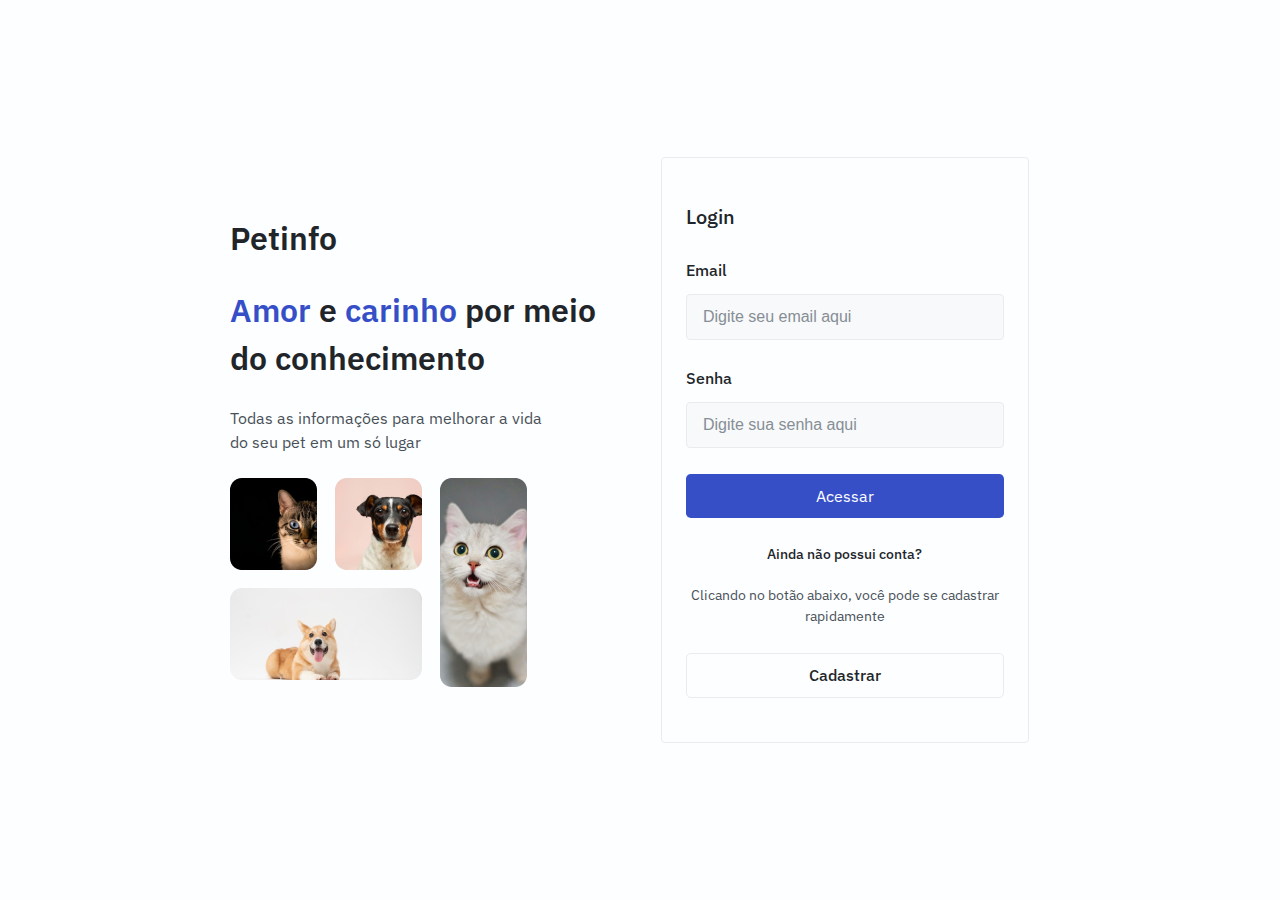
<file: index.html>
<!DOCTYPE html>
<html lang="pt-BR">
<head>
    <meta charset="UTF-8">
    <meta name="viewport" content="width=device-width, initial-scale=1.0">
    <title>Petinfo - Login</title>

    <!-- CSS -->
    <link rel="stylesheet" href="./src/styles/globalStyles.css">
    <link rel="stylesheet" href="./src/styles/index.css">

    <!-- SCRIPT JS -->
    <script type="module" src="./src/scripts/index.js" defer></script>
</head>
<body>
   <main>
    <section class="introduction">
        <div class="introduction__container">
            <h1 class="introduction__title">Petinfo</h1>
            <h1 class="introduction__subtitle"><span class="primary">Amor</span> e <span class="primary">carinho</span> por meio do conhecimento</h1>
            <p class="introduction__text">Todas as informações para melhorar a vida do seu pet em um só lugar</p>
            <div class="images-container reverse">
                <img src="./src/assets/log-1.png" alt="pet">
                <div class="box-right">
                    <div class="box-right__top">
                        <img src="./src/assets/log-2.png" alt="pet">
                        <img src="./src/assets/log-3.png" alt="pet">
                    </div>
                    <img src="./src/assets/log-4.png" alt="pet">
                </div>
            </div>
        </div>
    </section>
    <section class="login">
        <form class="login__form">
            <div class="login__header">
                <h2>Login</h2>
            </div>
            <div class="input-container">
                <label for="email">Email</label>
                <input type="email" id="email" placeholder="Digite seu email aqui">
            </div>
            <div class="input-container">
                <label for="password">Senha</label>
                <input type="password" id="password" placeholder="Digite sua senha aqui">
            </div>
            <button class="confirm__button">Acessar</button>
            <div class="signup-info">
                <h3>Ainda não possui conta?</h3>
                <p>Clicando no botão abaixo, você pode se cadastrar rapidamente</p>
            </div>
            <button class="redirect-edit__button">Cadastrar</button>
        </form>
    </section>
   </main>
</body>
</html>
</file>
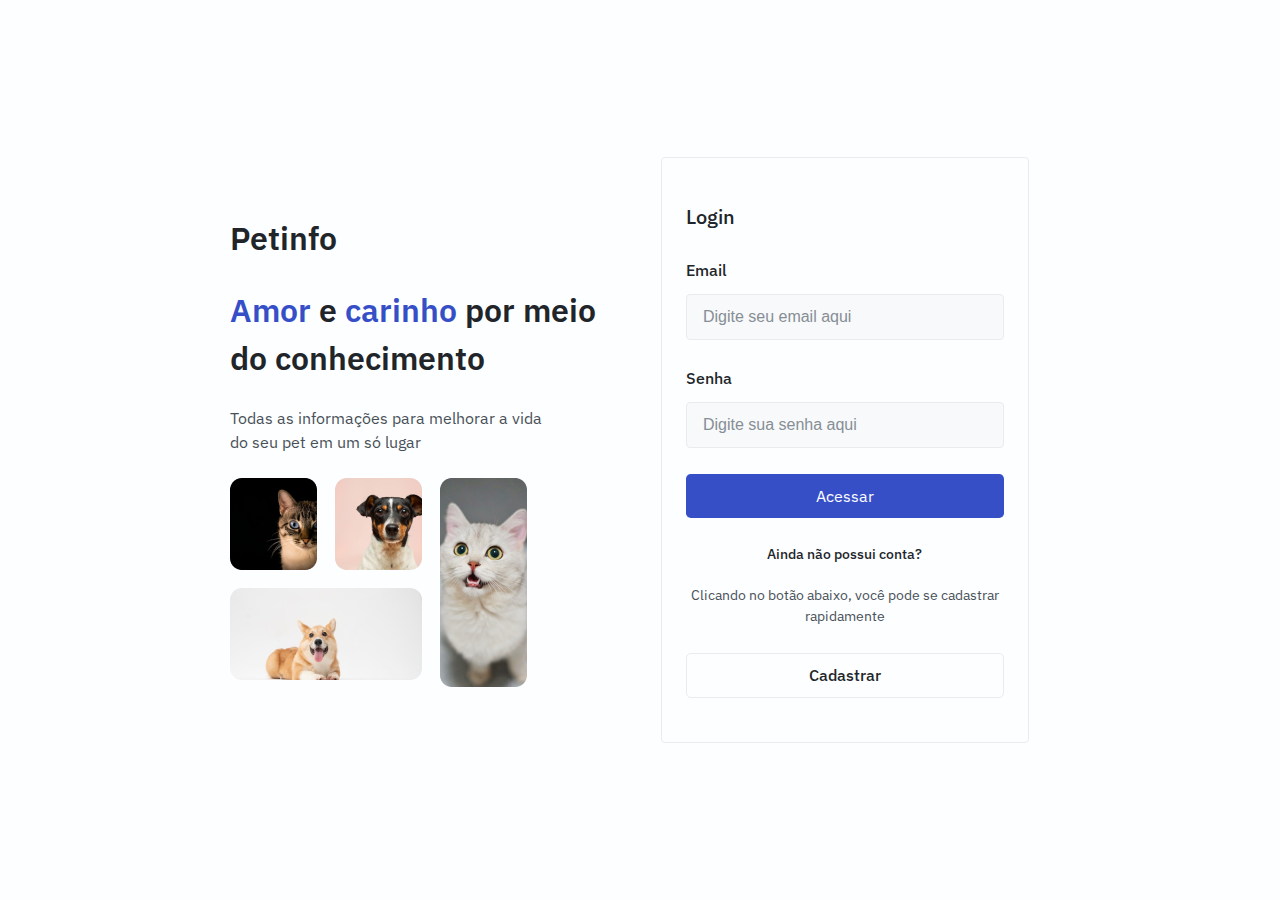
<file: src/pages/dashboard.html>
<!DOCTYPE html>
<html lang="pt-BR">
<head>
    <meta charset="UTF-8">
    <meta name="viewport" content="width=device-width, initial-scale=1.0">
    <title>Petinfo - Home</title>

    <!-- CSS -->
    <link rel="stylesheet" href="../styles/globalStyles.css">
    <link rel="stylesheet" href="../styles/dashboard.css">

    <!-- SCRIPT JS -->
    <script type="module" src="../scripts/dashboard.js" defer></script>
    <script type="module" src="../scripts/render.js" defer></script>
</head>
<body>
    <header class="header">
        <h2 class="header__logo">Petinfo</h2>
        <div>
            <button class="confirm__button">Criar publicação</button>
            <img class="profile-img" src="https://i.pinimg.com/originals/82/23/e6/8223e6f2684080d0427d1688d02875a8.jpg" alt="user-img">
            <!-- LOGOUT -->
            <section class="logout__container hidden">
                <h2 class="logout__username">@Username</h2>
                <button class="logout__button"><img src="../assets/sign-out-alt-hover.png" alt="log-out">Sair da conta</button>
            </section>
        </div>
    </header>
    <main>
        <section class="feed">
            <div class="feed__header">
                <h2>Feed</h2>
            </div>
            <ul class="feed__posts-list">

                <!-- EXEMPLO DE POST -->
                <li class="feed__post">
                    <div class="post__header">
                        <div class="post__info">
                            <div class="post__user-info">
                                <img src="https://i.pinimg.com/originals/82/23/e6/8223e6f2684080d0427d1688d02875a8.jpg" alt="user-img">
                                <h3 class="post__user-name">User Name</h3>
                            </div>
                            <p class="user-info__divisor">|</p>
                            <p class="post__date">Julho de 2023</p>
                        </div>
                        <!-- SE O POST FOR DO USUÁRIO -->
                        <div class="post__edit">
                            <button class="redirect-edit__button">Editar</button>
                            <button class="close-cancel__button">Excluir</button>
                        </div>
                    </div>
                    <div class="post__content">
                        <h2 class="post__title">Titulo do Post</h2>
                        <p>Lorem ipsum dolor sit, amet consectetur adipisicing elit. Eos repellendus modi voluptates illo adipisci. In non quas pariatur labore vitae eius deserunt quod!</p>
                        <button class="show-more">Acessar publicação</button>
                    </div>
                </li>
            </ul>
        </section>
    </main>
</body>
</html>
</file>
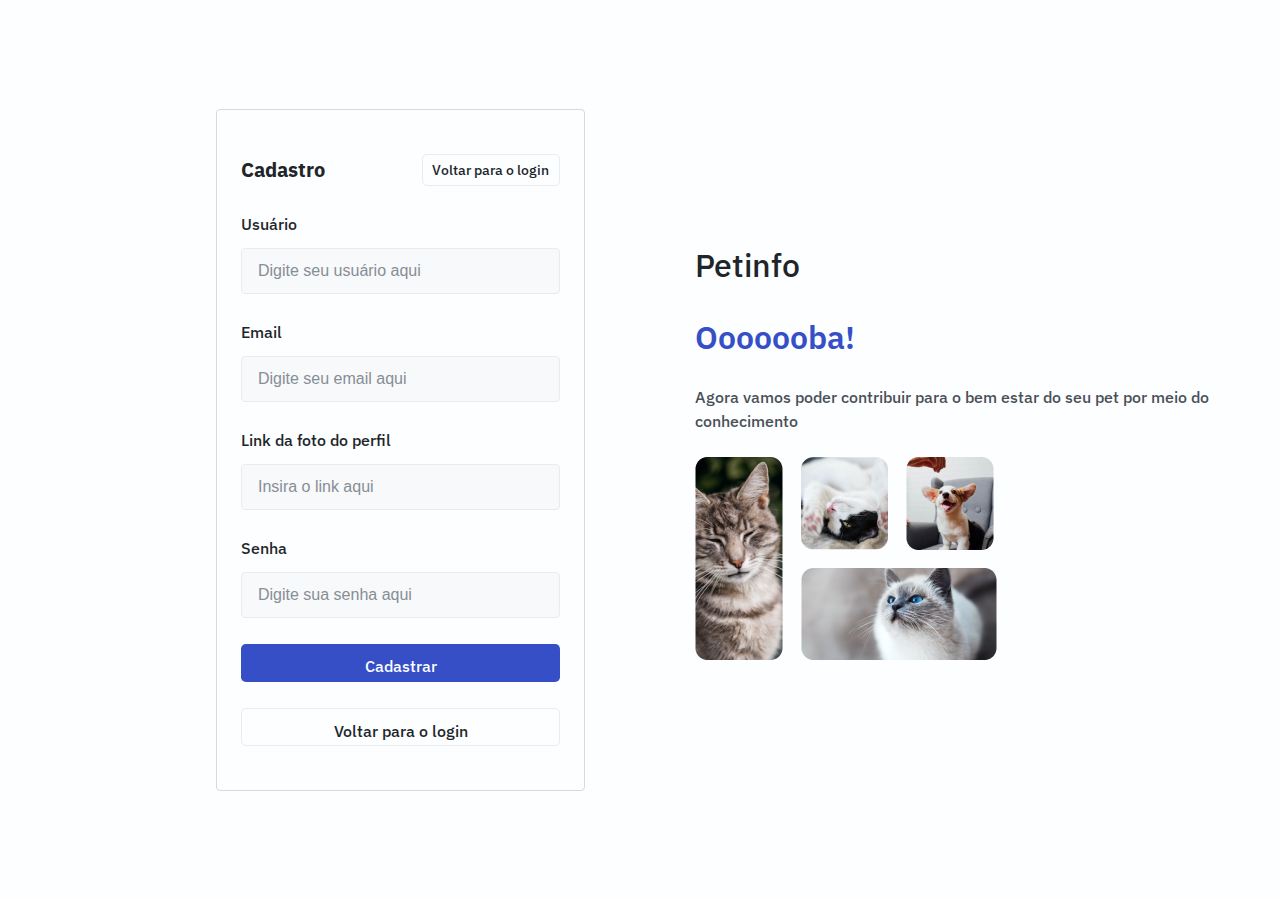
<file: src/pages/signup.html>
<!DOCTYPE html>
<html lang="pt-BR">
<head>
    <meta charset="UTF-8">
    <meta name="viewport" content="width=device-width, initial-scale=1.0">
    <title>Petinfo - Registrar-se</title>

    <!-- CSS -->
    <link rel="stylesheet" href="../styles/globalStyles.css">
    <link rel="stylesheet" href="../styles/buttons.css">
    <link rel="stylesheet" href="../styles/signup.css">

    <!-- SCRIPTS JS -->
    <script type="module" src="../scripts/signup.js" defer></script>
</head>
<body>
    <main>
        <section class="register">
            <form class="register__form">
                <div class="register__header">
                    <h2>Cadastro</h2>
                    <button class="redirect-edit__button">Voltar para o login</button>
                </div>
                <div class="input-container">
                    <label for="username">Usuário</label>
                    <input type="text" id="username" placeholder="Digite seu usuário aqui">
                </div>
                <div class="input-container">
                    <label for="email">Email</label>
                    <input type="email" id="email" placeholder="Digite seu email aqui">
                </div>
                <div class="input-container">
                    <label for="avatar">Link da foto do perfil</label>
                    <input type="url" id="avatar" placeholder="Insira o link aqui">
                </div>
                <div class="input-container">
                    <label for="password">Senha</label>
                    <input type="password" id="password" placeholder="Digite sua senha aqui">
                </div>
                <button class="confirm__button">Cadastrar</button>
                <button class="redirect-edit__button">Voltar para o login</button>
            </form>
        </section>
        <section class="introduction">
            <h1 class="introduction__title">Petinfo</h1>
            <h1 class="primary">Ooooooba!</h1>
            <p class="introduction__text">Agora vamos poder contribuir para o bem estar do seu pet por meio do conhecimento</p>
            <div class="images-container">
                <img src="../assets/Gato 1.png" alt="gato">
                <div class="box-right">
                    <div class="box-right__top">
                        <img src="../assets/Gato 2.png" alt="gato">
                        <img src="../assets/Cachorro 1.png" alt="gato">
                    </div>
                    <img src="../assets/Gato 3.png" alt="gato">
                </div>
            </div>
        </section>
    </main>
</body>
</html>
</file>
<file: src/styles/index.css>
body {
    overflow: hidden;
    background-color: var(--gray900);
    color: var(--gray100);
}

main {
    height: 100vh;
}

.reverse {
    flex-direction: row-reverse;
    justify-content: flex-end;
}

.introduction {
    align-items: flex-end;
    margin-right: 20px;
}

.introduction__title {
    font-weight: 600;
}

.introduction__container {
    width: 391px;
    display: flex;
    flex-direction: column;
    gap: 24px;
}

.introduction__subtitle {
    color: var(--gray100);
    font-size: 32px;
    font-weight: 600;
    line-height: 150%;
}

.introduction__text {
    width: 320px;
}

.login {
    width: 50%;
    height: 100%;
    margin-left: 20px;

    display: flex;
    align-items: center;
    justify-content: flex-start;
}

.login__form {
    display: flex;
    width: 368px;
    padding: 44px 24px;
    flex-direction: column;
    justify-content: center;
    gap: 26px;

    border-radius: 4px;
    border: 1px solid var(--gray600);
}

.login__header > h2 {
    font-size: 20px;
    font-weight: 500;
    line-height: 150%;
}

.input-container > p {
    color: var(--alert100);
    line-height: 150%;
}

.signup-info {
    height: 83px;
    text-align: center;
    
    display: flex;
    flex-direction: column;
    gap: 20px;
}

.signup-info > h3 {
    font-size: 14px;
    font-weight: 500;
    line-height: 150%;
}

.signup-info > p {
    color: var(--gray300);
    line-height: 150%;
}
</file>
<file: src/styles/dashboard.css>
body {
    background-color: var(--gray900);
    width: 100vw;
    padding-bottom: 60px;
}

.header {
    height: 172px;
    padding: 0px 466px;

    display: flex;
    justify-content: space-between;
    align-items: center;
}

.header__logo {
    font-size: 24px;
    font-weight: 500;
    line-height: 150%;
}

.header > div {
    display: flex;
    position: relative;
}

.header > button {
    height: 38px;
    padding: 0px 16px;
}

.profile-img {
    height: 41px;
    width: 41px;
    margin-left: 12px;

    border: 1px solid var(--brand100);
    border-radius: 50%;
}

.feed {
    padding: 0px 466px;
    margin-top: 102px;

    position: relative;
}

.feed__header{
    padding: 0px 466px;
    width: 100vw;
    height: 64px;
    background-color: var(--gray800);

    position: absolute;
    top: -102px;
    left: 0;
    display: flex;
    align-items: center;
}

.feed__header > h2 {
    font-size: 20px;
    font-weight: 500;
    line-height: 150%;
}

.feed__posts-list {
    display: flex;
    flex-direction: column;
    gap: 64px;
}

.feed__post {
    display: flex;
    flex-direction: column;

    gap: 24px;
}

.post__header {
    display: flex;
    justify-content: space-between;
    align-items: center;
}

.post__info , .post__user-info, .post__edit{
    display: flex;
    gap: 12px;

    align-items: center;
}

.user-info__divisor {
    color: var(--gray600);
    font-size: 20px;
    font-weight: 500;
}

.post__user-info {
    gap: 8px;
}

.post__user-info > img {
    height: 32px;
    width: 32px;
    border-radius: 50%;
}

.post__user-name {
    font-size: 14px;
    font-weight: 500;
}

.post__date {
    color: var(--gray400);
    font-size: 14px;
}

.redirect-edit__button, .close-cancel__button {
    height: 32px;
    padding: 0px 8px;
    font-size: 14px;
}

.post__content {
    display: flex;
    align-items: flex-start;
    flex-direction: column;
    gap: 20px;
}

.post__title {
    font-size: 24px;
    font-weight: 600;
    line-height: 150%;
}

.post__content > p {
    color: var(--gray300);
    font-size: 16px;
    line-height: 150%;
}

.show-more {
    padding: 0;
    color: var(--brand100);
    font-size: 16px;
    font-weight: 500;
    border: none;
    background: transparent;
}

.show-more:hover {
    color: var(--brand200);
    text-decoration: underline;
}
</file>
<file: src/styles/buttons.css>
button {
  border: 0;
  border-radius: 0.3rem;
  padding: 0.6rem;
  cursor: pointer;

  font-family: IBM Plex Sans;
  line-height: 150%;
}

.redirect-edit__button {
  border: 1px solid var(--gray600);
  background-color: var(--gray900);
  color: var(--gray100);
  font-size: 16px;
  font-weight: 500;
}

.redirect-edit__button:hover {
  background-color: var(--gray800);
}

.close-cancel__button {
  background-color: var(--gray600);
  color: var(--gray400);
}

.close-cancel__button:hover {
  color: var(--gray300);
}

.confirm__button {
  background-color: var(--brand100);
  color: var(--gray900);
  font-size: 16px;
}

.confirm__button:hover {
  background-color: var(--brand200);
}

.alert__button {
  background-color: var(--alert100);
  color: var(--gray900);
}

.alert__button:hover {
  background-color: var(--alert200);
}
</file>
<file: src/styles/signup.css>
body {
  overflow: hidden;
}

main{
    width: 100vw;
    height: 100vh;
    background-color: var(--gray900);
    font-weight: 500;
    color: var(--gray100);
    line-height: 150%;

  
    display: flex;
  }
  
  .register {
    width: 50%;
    height: 100%;
    padding-right: 55px;
  
    display: flex;
    align-items: center;
    justify-content: flex-end;
  }
  
  .register__form {
    width: 369px;
    border: 1px solid var(--border-gray);
    border-radius: 4px;
    background: var(--gray900);
  
    padding: 44px 24px;
    display: flex;
    flex-direction: column;
    align-items: flex-start;
    gap: 26px;
  }
  
  .register__header {
    flex-direction: row;
    justify-content: space-between;
    align-items: center;
  }
  
  .register__header h2 {
    font-size: 20px;
  }
  
.register__header button {
  height: 32px;
  font-size: 14px;
  font-weight: 500;

  display: flex;
  justify-content: center;
  align-items: center;
}

.register__form > div, .register__form > button, .register__form > label {
  display: flex;
  width: 100%;
}

.register__form > button {
  display: flex;
  justify-content: center;
  height: 38px;
  font-weight: 500;
}
</file>
<file: src/styles/globalStyles.css>
@import url('./reset.css');
@import url('https://fonts.googleapis.com/css2?family=IBM+Plex+Sans:wght@300;400;500;600;700&family=Inter&display=swap');
@import url('./toast.css');
@import url('./forms.css');
@import url('./buttons.css');
@import url('./modal.css');
@import url('./logout.css');

:root {
  --brand100: #364FC7;
  --brand200: #3B56D9;
  --gray100: #212529;
  --gray200: #343A40;
  --gray300: #495057;
  --gray400: #868E96;
  --gray500: #ADB5BD;
  --gray600: #E9ECEF;
  --gray700: #F1F3F5;
  --gray800: #F8F9FA;
  --gray900: #FCFEFF;
  --alert100: #C73650;
  --alert200: #DB3C58;
  --sucess100: #087F5B;

  --border-gray: #D9D9D9;
}


body {
  color: var(--gray100);
  font-family: 'IBM Plex Sans', sans-serif;
  overflow-x: hidden;
}

main {
  width: 100vw;
  display: flex;
}

.container {
  max-width: 50rem;
  margin: 0 auto;
}

dialog {
  border: 0;
  width: 48rem;
  max-height: 80vh;
  border-radius: 1rem;
}

dialog::backdrop {
  background-color: rgba(0, 0, 0, 0.5);
}

.primary {
  color: var(--brand100);
}

/* Outdoor */

.introduction {
  width: 50%;
  padding-left: 55px;

  display: flex;
  flex-direction: column;
  justify-content: center;
  gap: 24px;
}

.introduction__title {
  font-size: 32px;
  font-weight: 500;
  line-height: 150%;
}

.introduction .primary {
  color: var(--brand100);
  font-size: 32px;
  font-weight: 600;
  line-height: 150%;
}

.introduction__text {
  color: var(--gray300);
  font-size: 16px;
  line-height: 150%;
}

.images-container, .box-right, .box-right__top {
  display: flex;
  gap: 18px;
}

.images-container .box-right {
  flex-direction: column; 
}

.spinner {
  animation: spinner-rotate 1s infinite linear;
}

@keyframes spinner-rotate {
  0% {
    transform: rotate(0);
  }
  100% {
    transform: rotate(360deg);
  }
}
</file>
